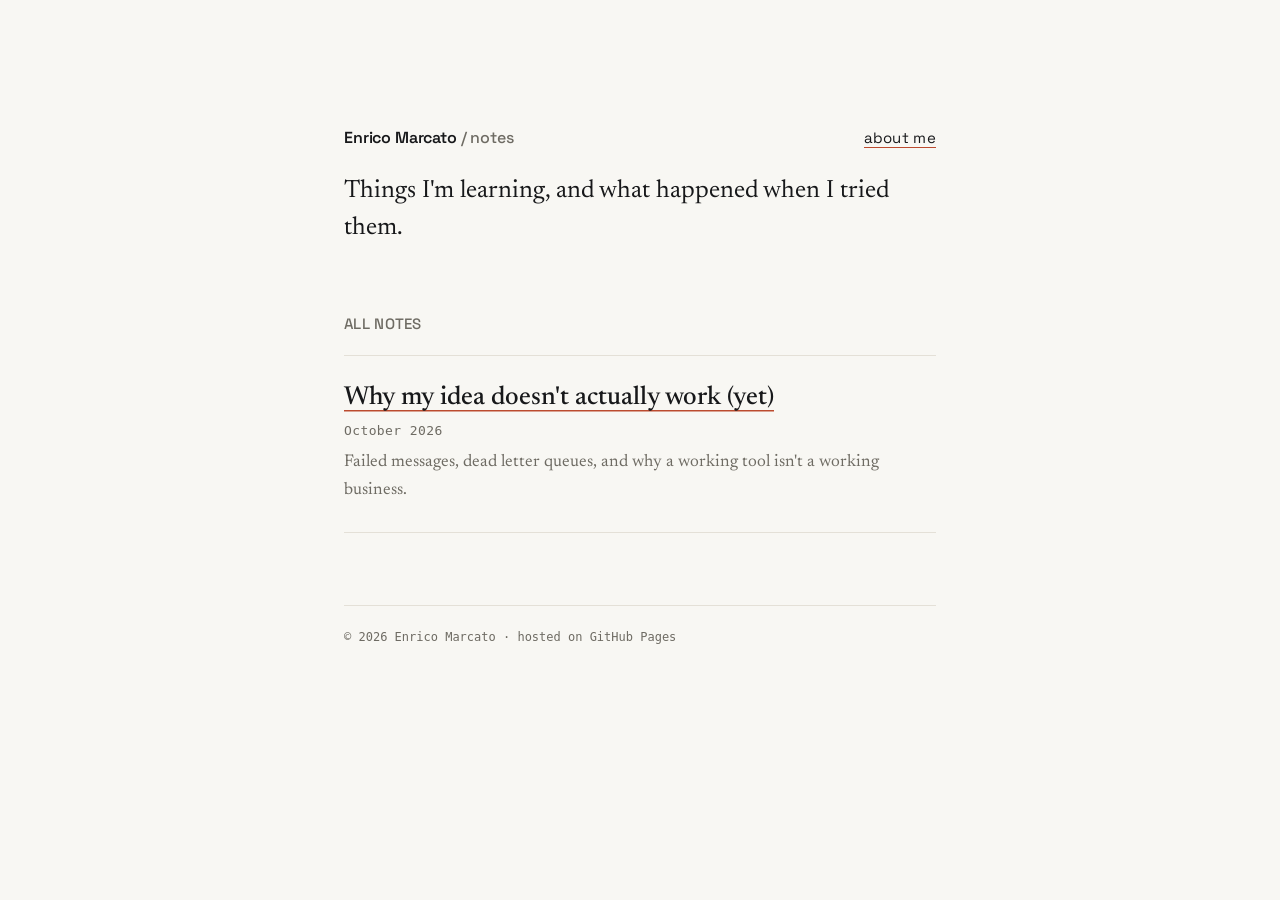
<file: notes/index.html>
<!DOCTYPE html>
<html lang="en">
<head>
  <meta charset="UTF-8" />
  <meta name="viewport" content="width=device-width, initial-scale=1.0" />
  <title>Notes — Enrico Marcato</title>
  <meta name="description" content="A diary of what I'm learning and building." />

  <link rel="preconnect" href="https://fonts.googleapis.com" />
  <link rel="preconnect" href="https://fonts.gstatic.com" crossorigin />
  <link href="https://fonts.googleapis.com/css2?family=Space+Grotesk:wght@400;500;600;700&family=Newsreader:ital,opsz,wght@0,6..72,400;0,6..72,500;1,6..72,400&display=swap" rel="stylesheet" />

  <link rel="stylesheet" href="/style.css" />
</head>
<body>
  <main class="wrap">

    <header class="topbar reveal">
      <h1><a class="home" href="/" aria-label="Home">Enrico Marcato</a> <span class="here">/ notes</span></h1>
      <nav><a href="/">about me</a></nav>
    </header>

    <p class="lede reveal">
      Things I'm learning, and what happened when I tried them.
    </p>

    <section>
      <h2>All notes</h2>

      <div class="note-list">
        <!-- To add a note: copy one .note block, newest first, and point the
             link at the note's own page (e.g. notes/keeping-a-diary.html).
        <div class="note">
          <h3><a href="/notes/keeping-a-diary.html">Keeping a diary of what I learn</a></h3>
          <p class="date">August 2026</p>
          <p class="blurb">One line on what the note is about.</p>
        </div>
        -->

        <div class="note">
          <h3><a href="/notes/why-my-idea-doesnt-actually-work-yet.html">Why my idea doesn't actually work (yet)</a></h3>
          <p class="date">October 2026</p>
          <p class="blurb">Failed messages, dead letter queues, and why a working tool isn't a working business.</p>
        </div>
      </div>
    </section>

    <footer>
      © <span id="y"></span> Enrico Marcato · hosted on GitHub Pages
    </footer>
  </main>

  <script>
    document.getElementById("y").textContent = new Date().getFullYear();
  </script>
</body>
</html>
</file>
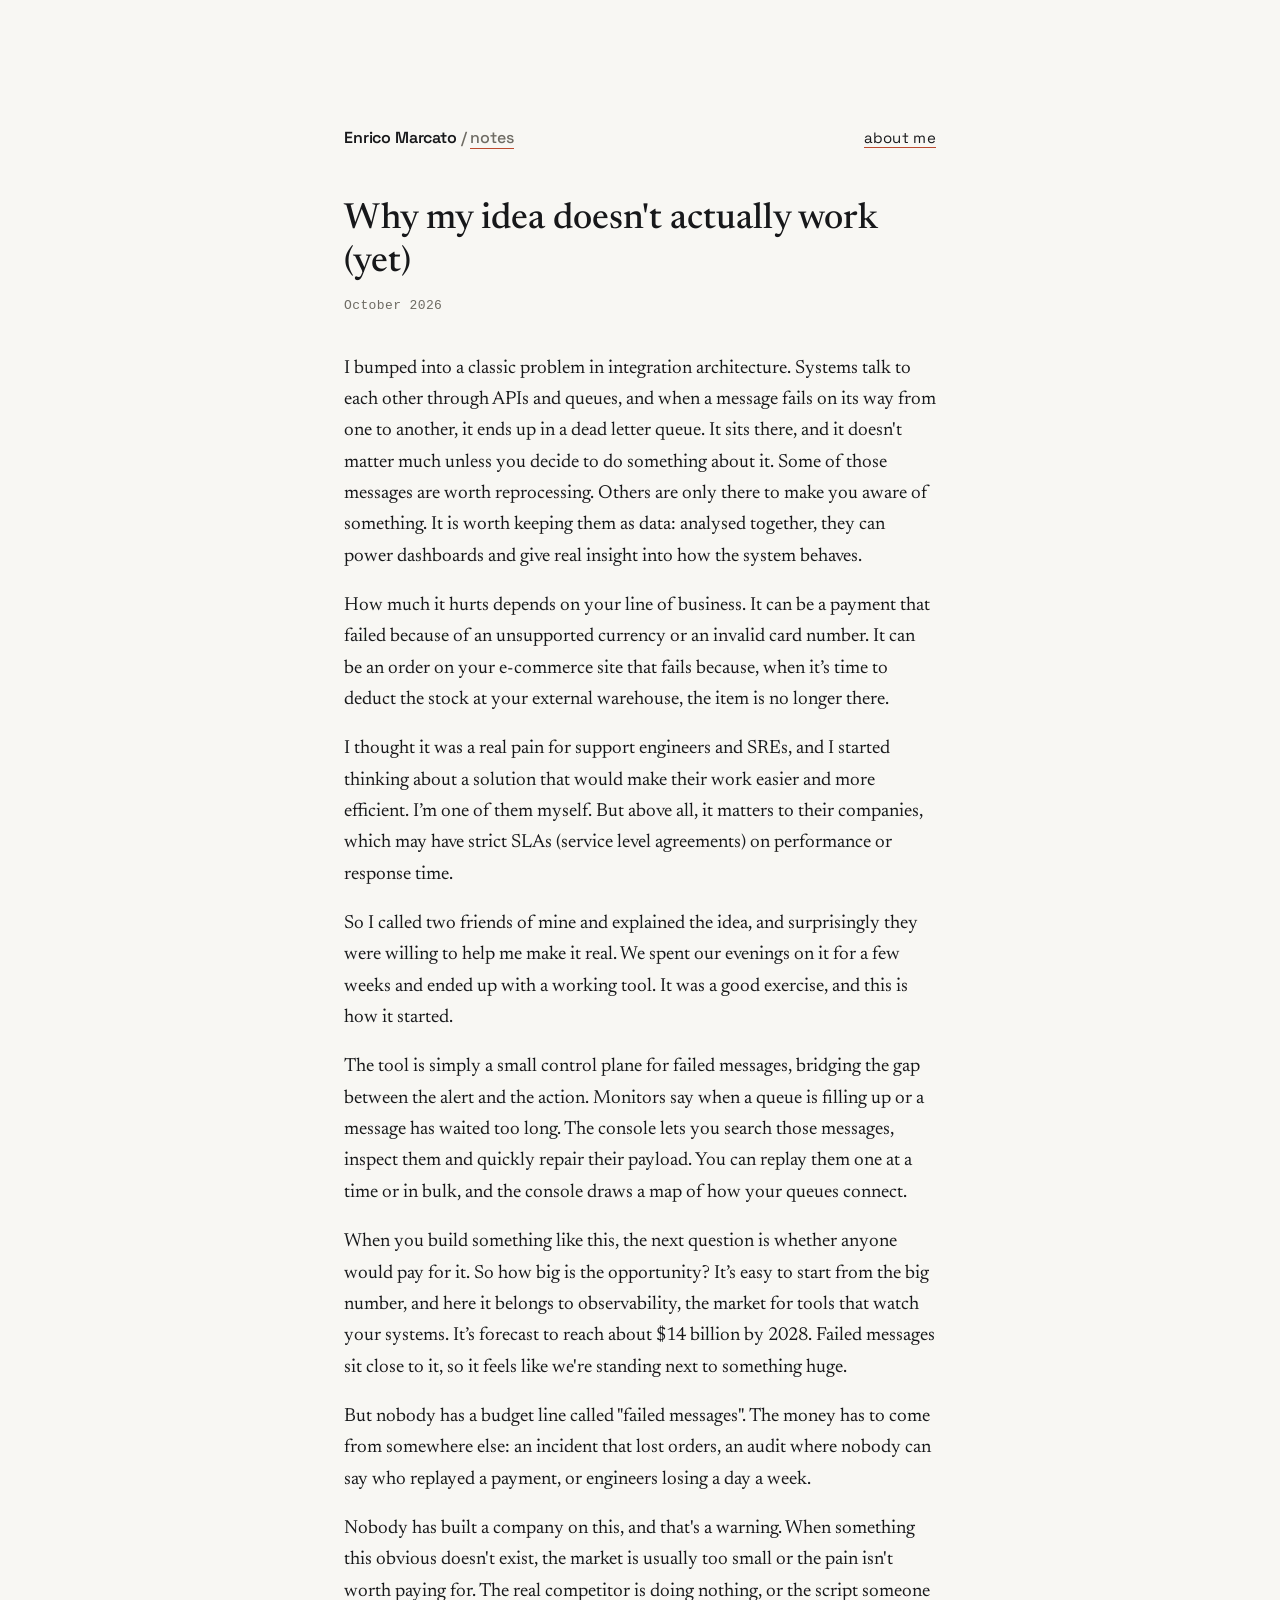
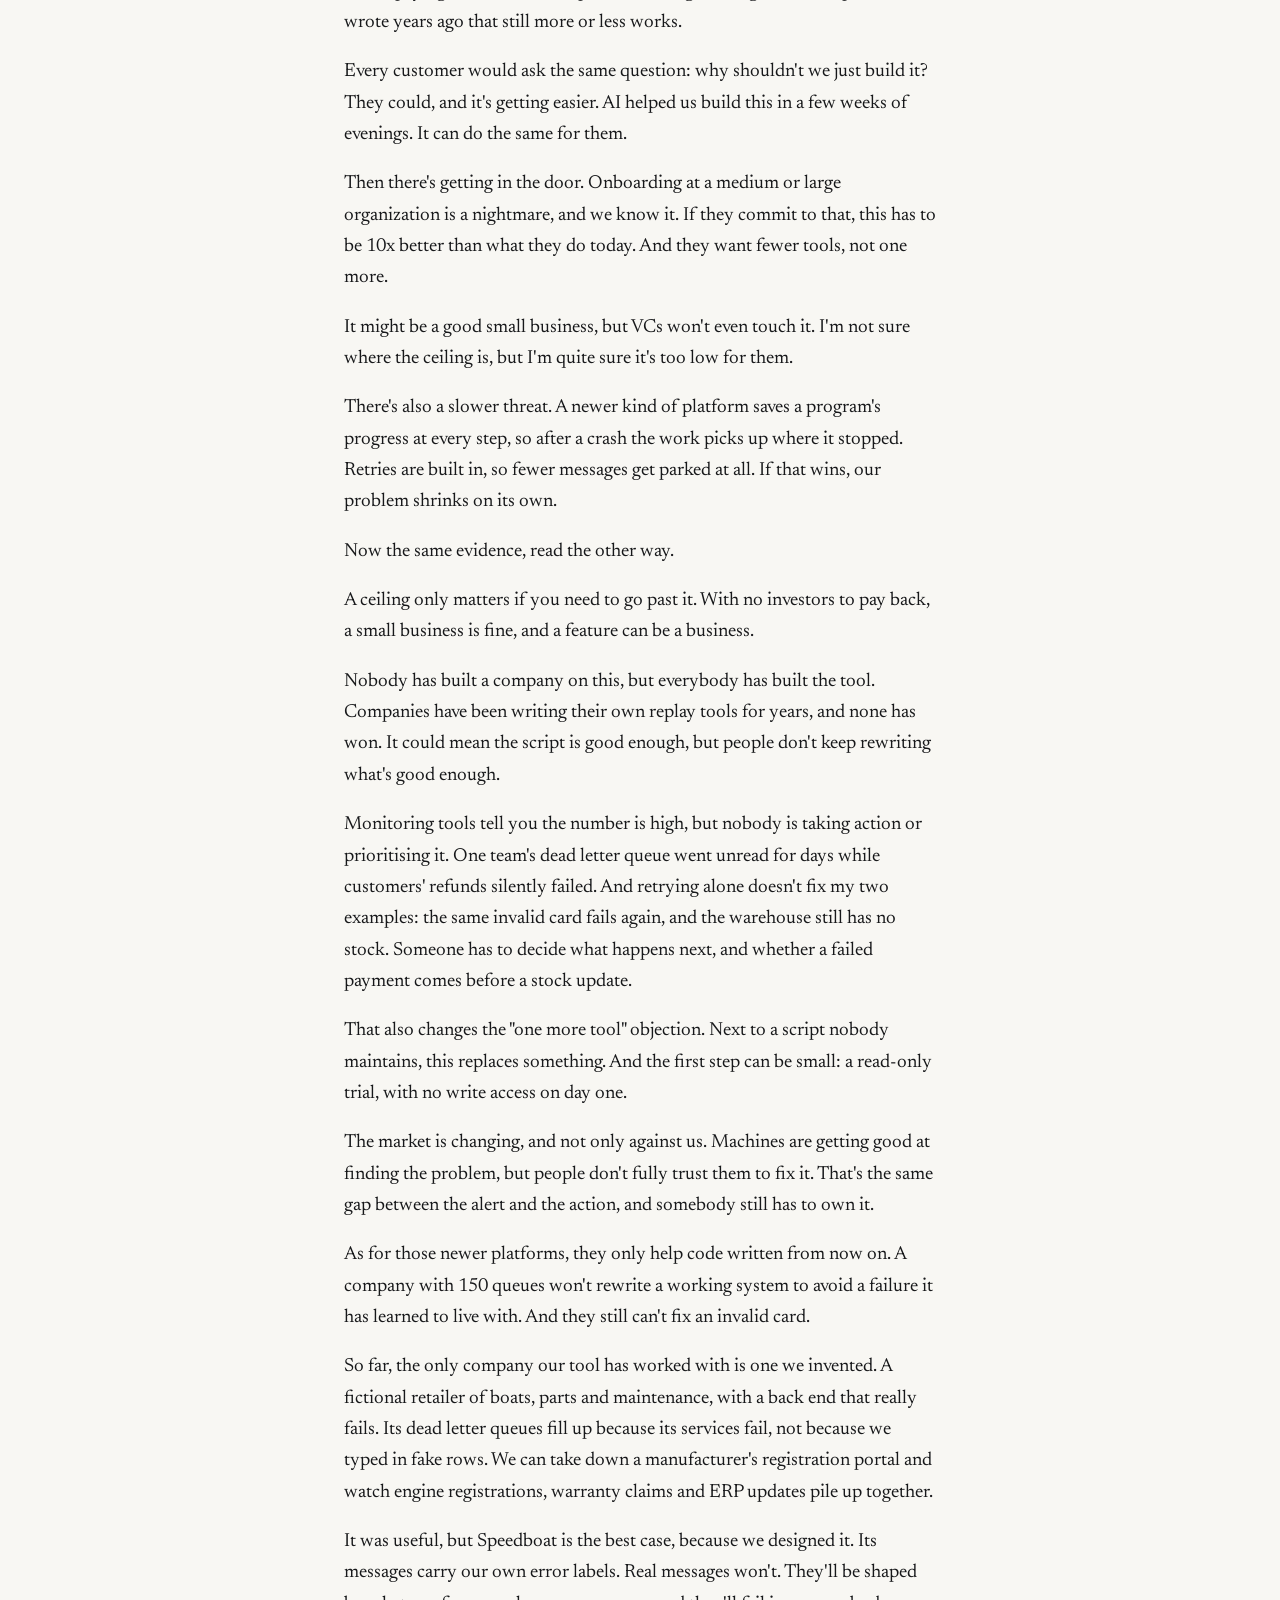
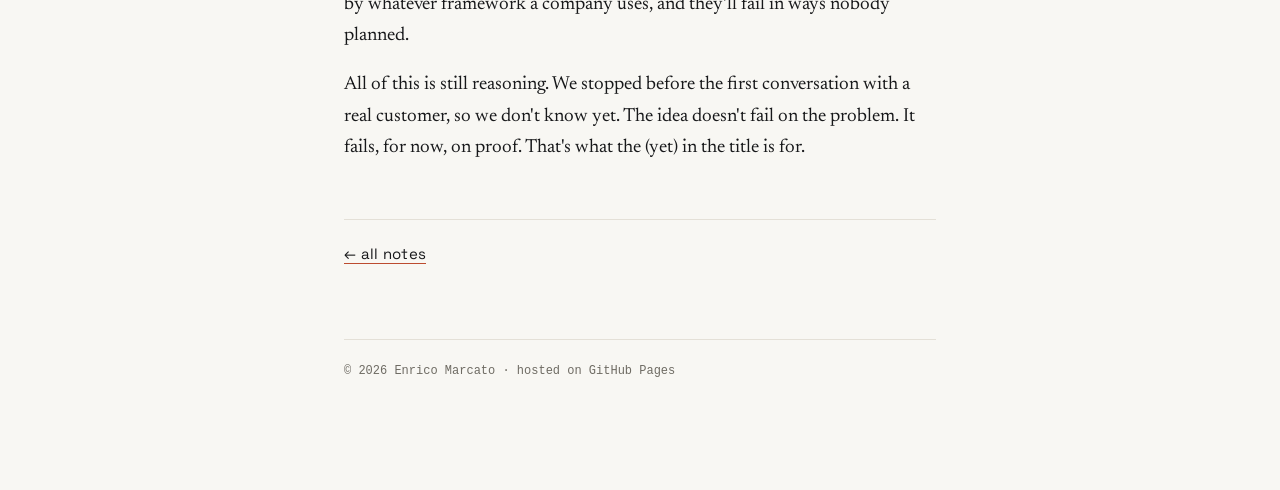
<file: notes/why-my-idea-doesnt-actually-work-yet.html>
<!DOCTYPE html>
<html lang="en">
<head>
  <meta charset="UTF-8" />
  <meta name="viewport" content="width=device-width, initial-scale=1.0" />
  <title>Why my idea doesn't actually work (yet) — Enrico Marcato</title>
  <meta name="description" content="Failed messages, dead letter queues, and why a working tool isn't a working business." />

  <link rel="preconnect" href="https://fonts.googleapis.com" />
  <link rel="preconnect" href="https://fonts.gstatic.com" crossorigin />
  <link href="https://fonts.googleapis.com/css2?family=Space+Grotesk:wght@400;500;600;700&family=Newsreader:ital,opsz,wght@0,6..72,400;0,6..72,500;1,6..72,400&display=swap" rel="stylesheet" />

  <link rel="stylesheet" href="/style.css" />
</head>
<body>
  <main class="wrap">

    <header class="topbar reveal">
      <p class="crumb"><a class="home" href="/" aria-label="Home">Enrico Marcato</a> <span class="here">/ <a href="/notes/">notes</a></span></p>
      <nav><a href="/">about me</a></nav>
    </header>

    <article class="article">
      <h1>Why my idea doesn't actually work (yet)</h1>
      <p class="date">October 2026</p>

      <p>
        I bumped into a classic problem in integration architecture. Systems talk to each other through APIs and
        queues, and when a message fails on its way from one to another, it ends up in a dead letter queue. It
        sits there, and it doesn't matter much unless you decide to do something about it. Some of those
        messages are worth reprocessing. Others are only there to make you aware of something. It is worth
        keeping them as data: analysed together, they can power dashboards and give real insight into how the
        system behaves.
      </p>
      <p>
        How much it hurts depends on your line of business. It can be a payment that failed because of an
        unsupported currency or an invalid card number. It can be an order on your e-commerce site that fails
        because, when it’s time to deduct the stock at your external warehouse, the item is no longer there.
      </p>
      <p>
        I thought it was a real pain for support engineers and SREs, and I started thinking about a solution
        that would make their work easier and more efficient. I’m one of them myself. But above all, it matters
        to their companies, which may have strict SLAs (service level agreements) on performance or response
        time.
      </p>
      <p>
        So I called two friends of mine and explained the idea, and surprisingly they were willing to help me
        make it real. We spent our evenings on it for a few weeks and ended up with a working tool. It was a
        good exercise, and this is how it started.
      </p>
      <p>
        The tool is simply a small control plane for failed messages, bridging the gap between the alert and the
        action. Monitors say when a queue is filling up or a message has waited too long. The console lets you
        search those messages, inspect them and quickly repair their payload. You can replay them one at a time
        or in bulk, and the console draws a map of how your queues connect.
      </p>
      <p>
        When you build something like this, the next question is whether anyone would pay for it. So how big is
        the opportunity? It’s easy to start from the big number, and here it belongs to observability, the
        market for tools that watch your systems. It’s forecast to reach about $14 billion by 2028. Failed
        messages sit close to it, so it feels like we're standing next to something huge.
      </p>
      <p>
        But nobody has a budget line called "failed messages". The money has to come from somewhere else: an
        incident that lost orders, an audit where nobody can say who replayed a payment, or engineers losing a
        day a week.
      </p>
      <p>
        Nobody has built a company on this, and that's a warning. When something this obvious doesn't exist, the
        market is usually too small or the pain isn't worth paying for. The real competitor is doing nothing, or
        the script someone wrote years ago that still more or less works.
      </p>
      <p>
        Every customer would ask the same question: why shouldn't we just build it? They could, and it's getting
        easier. AI helped us build this in a few weeks of evenings. It can do the same for them.
      </p>
      <p>
        Then there's getting in the door. Onboarding at a medium or large organization is a nightmare, and we
        know it. If they commit to that, this has to be 10x better than what they do today. And they want fewer
        tools, not one more.
      </p>
      <p>
        It might be a good small business, but VCs won't even touch it. I'm not sure where the ceiling is, but
        I'm quite sure it's too low for them.
      </p>
      <p>
        There's also a slower threat. A newer kind of platform saves a program's progress at every step, so
        after a crash the work picks up where it stopped. Retries are built in, so fewer messages get parked at
        all. If that wins, our problem shrinks on its own.
      </p>
      <p>
        Now the same evidence, read the other way.
      </p>
      <p>
        A ceiling only matters if you need to go past it. With no investors to pay back, a small business is
        fine, and a feature can be a business.
      </p>
      <p>
        Nobody has built a company on this, but everybody has built the tool. Companies have been writing their
        own replay tools for years, and none has won. It could mean the script is good enough, but people don't
        keep rewriting what's good enough.
      </p>
      <p>
        Monitoring tools tell you the number is high, but nobody is taking action or prioritising it. One team's
        dead letter queue went unread for days while customers' refunds silently failed. And retrying alone
        doesn't fix my two examples: the same invalid card fails again, and the warehouse still has no stock.
        Someone has to decide what happens next, and whether a failed payment comes before a stock update.
      </p>
      <p>
        That also changes the "one more tool" objection. Next to a script nobody maintains, this replaces
        something. And the first step can be small: a read-only trial, with no write access on day one.
      </p>
      <p>
        The market is changing, and not only against us. Machines are getting good at finding the problem, but
        people don't fully trust them to fix it. That's the same gap between the alert and the action, and
        somebody still has to own it.
      </p>
      <p>
        As for those newer platforms, they only help code written from now on. A company with 150 queues won't
        rewrite a working system to avoid a failure it has learned to live with. And they still can't fix an
        invalid card.
      </p>
      <p>
        So far, the only company our tool has worked with is one we invented. A fictional retailer of boats,
        parts and maintenance, with a back end that really fails. Its dead letter queues fill up because its
        services fail, not because we typed in fake rows. We can take down a manufacturer's registration portal
        and watch engine registrations, warranty claims and ERP updates pile up together.
      </p>
      <p>
        It was useful, but Speedboat is the best case, because we designed it. Its messages carry our own error
        labels. Real messages won't. They'll be shaped by whatever framework a company uses, and they'll fail in
        ways nobody planned.
      </p>
      <p>
        All of this is still reasoning. We stopped before the first conversation with a real customer, so we
        don't know yet. The idea doesn't fail on the problem. It fails, for now, on proof. That's what the (yet)
        in the title is for.
      </p>
    </article>

    <p class="back"><a href="/notes/">← all notes</a></p>

    <footer>
      © <span id="y"></span> Enrico Marcato · hosted on GitHub Pages
    </footer>
  </main>

  <script>
    document.getElementById("y").textContent = new Date().getFullYear();
  </script>
</body>
</html>
</file>
<file: style.css>
:root {
  --bg:     #F8F7F3;   /* warm paper */
  --ink:    #17181A;   /* near-black text */
  --muted:  #6E6B63;   /* secondary text */
  --line:   #E4E0D7;   /* hairlines */
  --accent: #BC4B2F;   /* Dutch bike-lane brick red, used sparingly */
  --max:    640px;
}

* { box-sizing: border-box; }

html { -webkit-text-size-adjust: 100%; }

body {
  margin: 0;
  background: var(--bg);
  color: var(--ink);
  font-family: "Newsreader", Georgia, serif;
  font-size: 19px;
  line-height: 1.65;
  -webkit-font-smoothing: antialiased;
  text-rendering: optimizeLegibility;
}

.wrap {
  max-width: var(--max);
  margin: 0 auto;
  padding: 14vh 24px 12vh;
}

/* top bar — name on the left, section link on the right */
.topbar {
  display: flex;
  align-items: baseline;
  justify-content: space-between;
  gap: 16px;
  margin: 0 0 22px;
}
.topbar h1 { margin: 0; }
.topbar nav {
  font-family: "Space Grotesk", system-ui, sans-serif;
  font-size: 15px;
  letter-spacing: 0.02em;
}

h1 {
  font-family: "Space Grotesk", system-ui, sans-serif;
  font-weight: 600;
  font-size: 16px;
  line-height: 1.02;
  letter-spacing: -0.01em;
  margin: 0 0 22px;
}

/* on a note page the title is the h1, so the name sits in a .crumb styled the same */
.crumb {
  font-family: "Space Grotesk", system-ui, sans-serif;
  font-weight: 600;
  font-size: 16px;
  line-height: 1.02;
  letter-spacing: -0.01em;
  margin: 0;
}
.crumb .here a { color: inherit; }

/* the name doubles as the home link — keep it looking like the heading */
h1 a.home, .crumb a.home {
  color: inherit;
  background: none;
  padding: 0;
  transition: color 0.25s ease;
}
h1 a.home:hover, h1 a.home:focus-visible,
.crumb a.home:hover, .crumb a.home:focus-visible { color: var(--accent); }

/* trailing part of the breadcrumb: "Enrico Marcato / notes" */
h1 .here, .crumb .here { color: var(--muted); font-weight: 500; }

.lede {
  font-size: clamp(21px, 3.4vw, 25px);
  line-height: 1.5;
  margin: 0 0 8px;
}
.lede em { font-style: italic; }

section { margin-top: 64px; }

h2 {
  font-family: "Space Grotesk", system-ui, sans-serif;
  font-weight: 500;
  font-size: 15px;
  letter-spacing: 0.02em;
  text-transform: uppercase;
  color: var(--muted);
  margin: 0 0 18px;
}

p { margin: 0 0 18px; }

a {
  color: var(--ink);
  text-decoration: none;
  background-image: linear-gradient(var(--accent), var(--accent));
  background-size: 100% 1.5px;
  background-repeat: no-repeat;
  background-position: 0 100%;
  padding-bottom: 1px;
  transition: background-size 0.25s ease;
}
a:hover, a:focus-visible { background-size: 0% 1.5px; color: var(--accent); }
a:focus-visible { outline: 2px solid var(--accent); outline-offset: 3px; border-radius: 2px; }

/* projects */
.project {
  padding: 18px 0;
  border-top: 1px solid var(--line);
}
.project:last-child { border-bottom: 1px solid var(--line); }
.project h3 {
  font-family: "Space Grotesk", system-ui, sans-serif;
  font-weight: 600;
  font-size: 21px;
  margin: 0 0 4px;
}
.project p { color: var(--muted); font-size: 17px; margin: 0; }

/* notes index — one entry per row, title then date */
.note-list { margin: 0; }
.note {
  padding: 26px 0;
  border-top: 1px solid var(--line);
}
.note:last-child { border-bottom: 1px solid var(--line); }
.note h3 {
  font-family: "Newsreader", Georgia, serif;
  font-weight: 500;
  font-size: 26px;
  line-height: 1.25;
  margin: 0 0 6px;
}
.note .date {
  font-family: ui-monospace, "SFMono-Regular", "JetBrains Mono", Menlo, Consolas, monospace;
  font-size: 13px;
  letter-spacing: 0.03em;
  color: var(--muted);
  margin: 0;
}
.note .blurb { color: var(--muted); font-size: 17px; margin: 8px 0 0; }

/* short list of recent notes on the home page */
.recent {
  font-family: ui-monospace, "SFMono-Regular", "JetBrains Mono", Menlo, Consolas, monospace;
  font-size: 15px;
  line-height: 2.1;
  margin: 0;
}
.recent span { color: var(--muted); }

/* placeholder while there's nothing published yet */
.empty {
  color: var(--muted);
  font-style: italic;
  padding: 26px 0;
  border-top: 1px solid var(--line);
  border-bottom: 1px solid var(--line);
  margin: 0;
}

/* contact line — terminal-ish, ties to the engineering identity */
.links {
  font-family: ui-monospace, "SFMono-Regular", "JetBrains Mono", Menlo, Consolas, monospace;
  font-size: 15px;
  line-height: 2.1;
}
.links span { color: var(--muted); }

footer {
  margin-top: 72px;
  padding-top: 22px;
  border-top: 1px solid var(--line);
  font-family: ui-monospace, "SFMono-Regular", Menlo, Consolas, monospace;
  font-size: 12px;
  color: var(--muted);
}

/* gentle entrance, disabled for anyone who prefers no motion */
@media (prefers-reduced-motion: no-preference) {
  .reveal { opacity: 0; transform: translateY(14px); animation: rise 0.7s cubic-bezier(.2,.7,.3,1) forwards; }
  .reveal:nth-child(2) { animation-delay: 0.08s; }
  .reveal:nth-child(3) { animation-delay: 0.16s; }
  @keyframes rise { to { opacity: 1; transform: none; } }
}

/* single note — title, date, then the text */
.article { margin-top: 48px; }
.article h1 {
  font-family: "Newsreader", Georgia, serif;
  font-weight: 500;
  font-size: clamp(30px, 5vw, 36px);
  line-height: 1.2;
  letter-spacing: 0;
  margin: 0 0 10px;
}
.article .date {
  font-family: ui-monospace, "SFMono-Regular", "JetBrains Mono", Menlo, Consolas, monospace;
  font-size: 13px;
  letter-spacing: 0.03em;
  color: var(--muted);
  margin: 0 0 36px;
}

/* way back to the list, under the note */
.back {
  margin: 56px 0 0;
  padding-top: 22px;
  border-top: 1px solid var(--line);
  font-family: "Space Grotesk", system-ui, sans-serif;
  font-size: 15px;
  letter-spacing: 0.02em;
}
</file>
